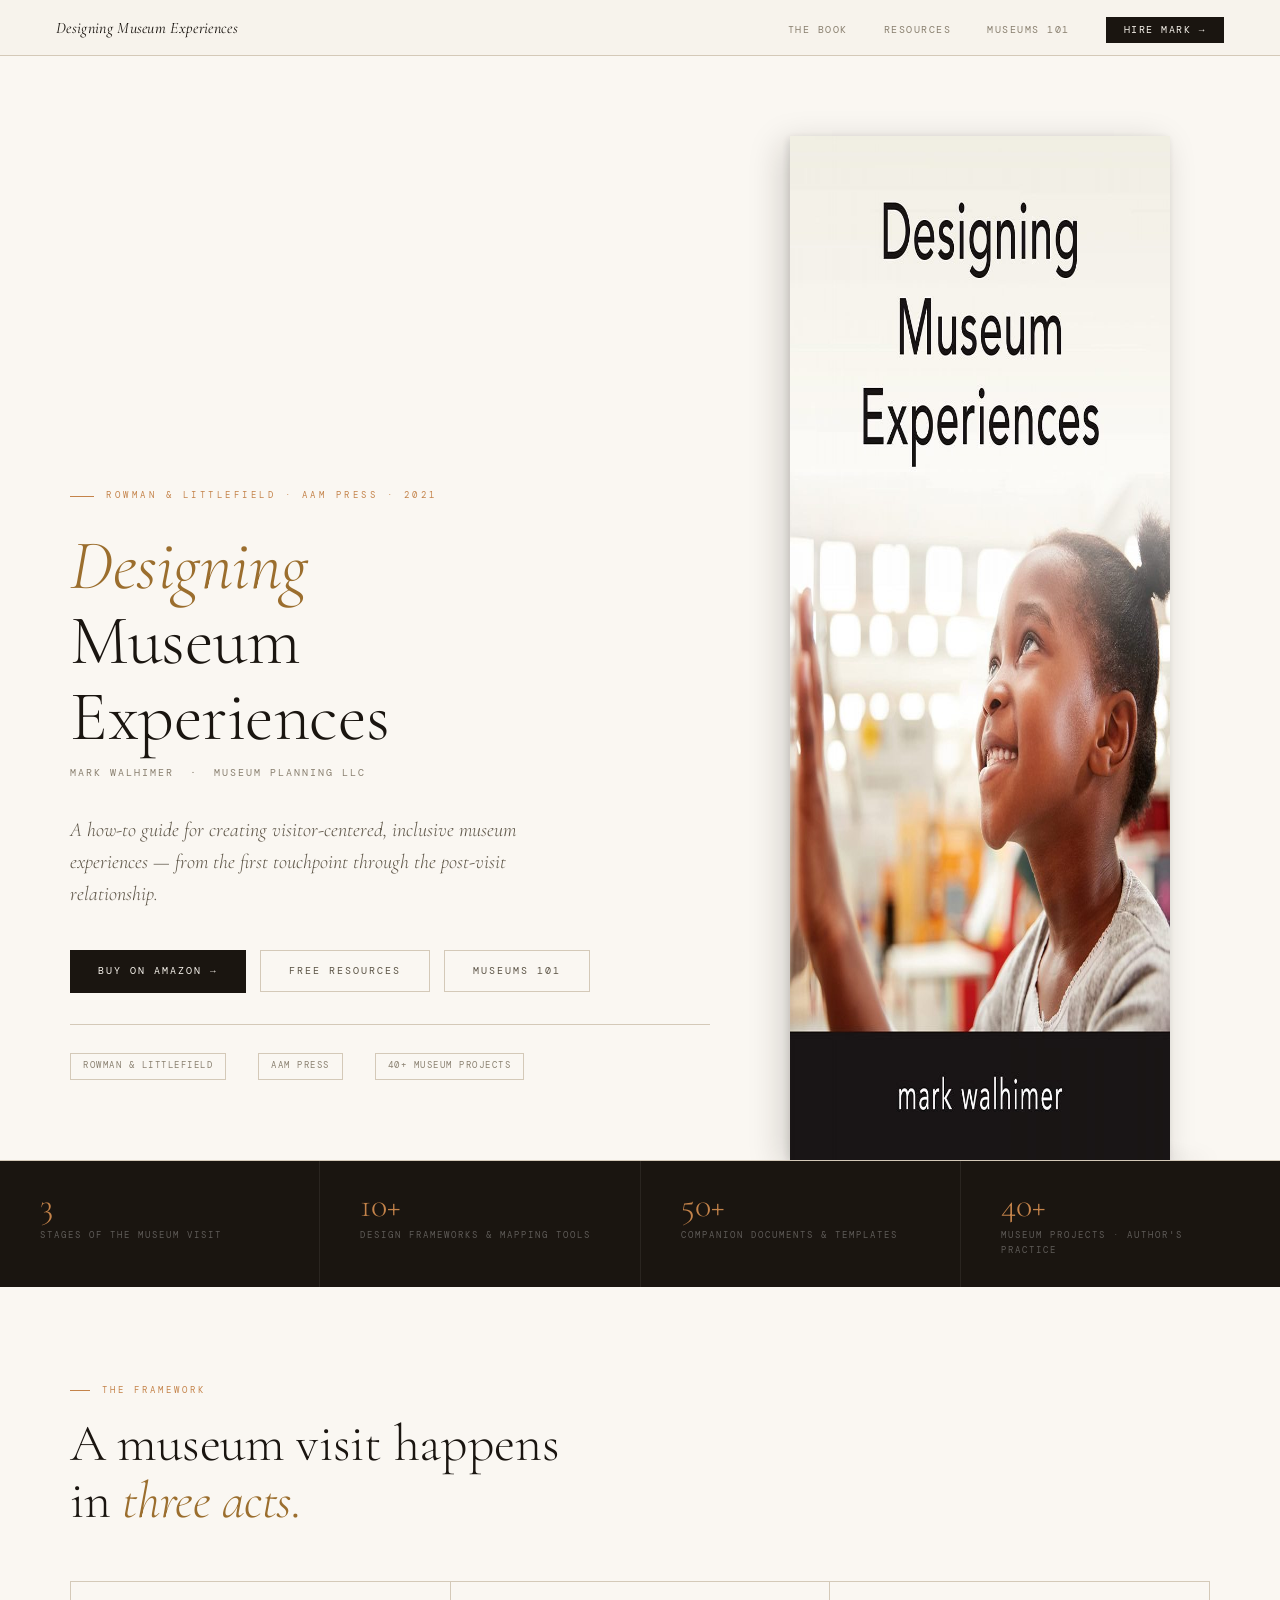
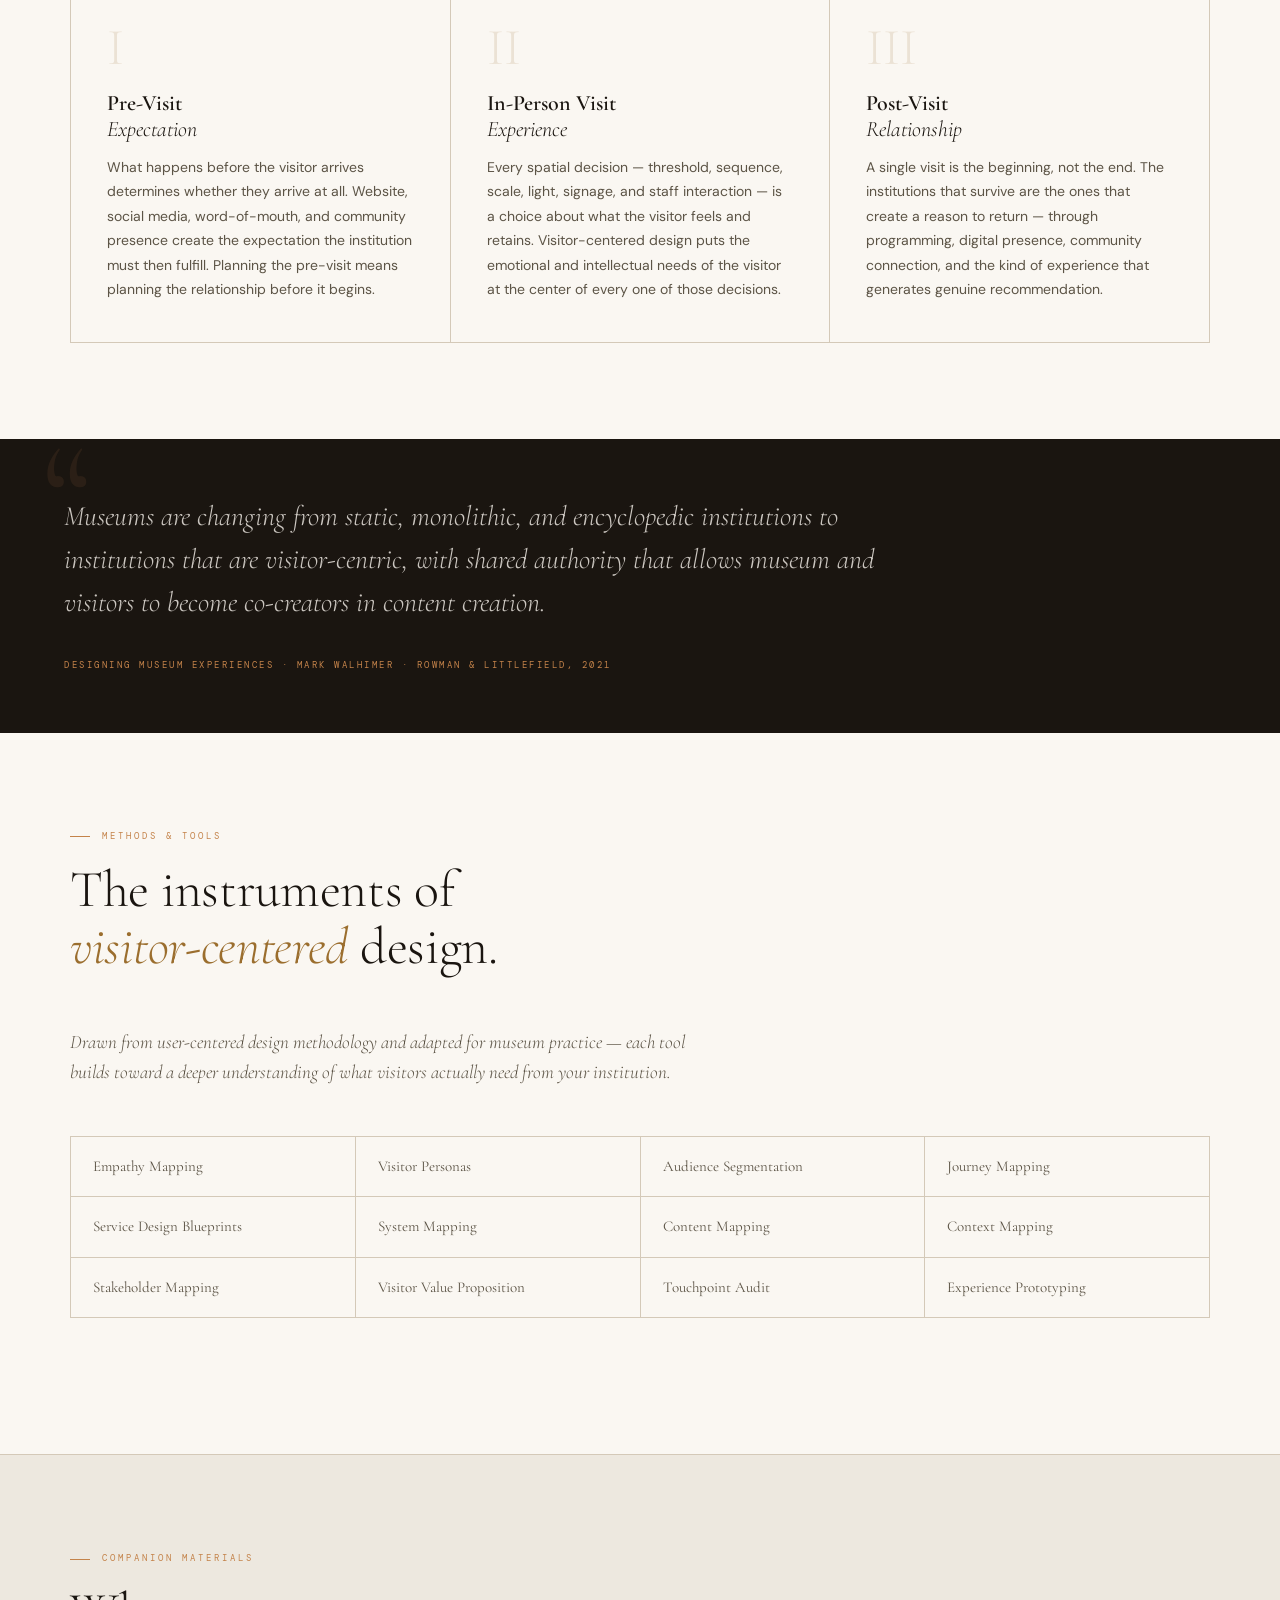
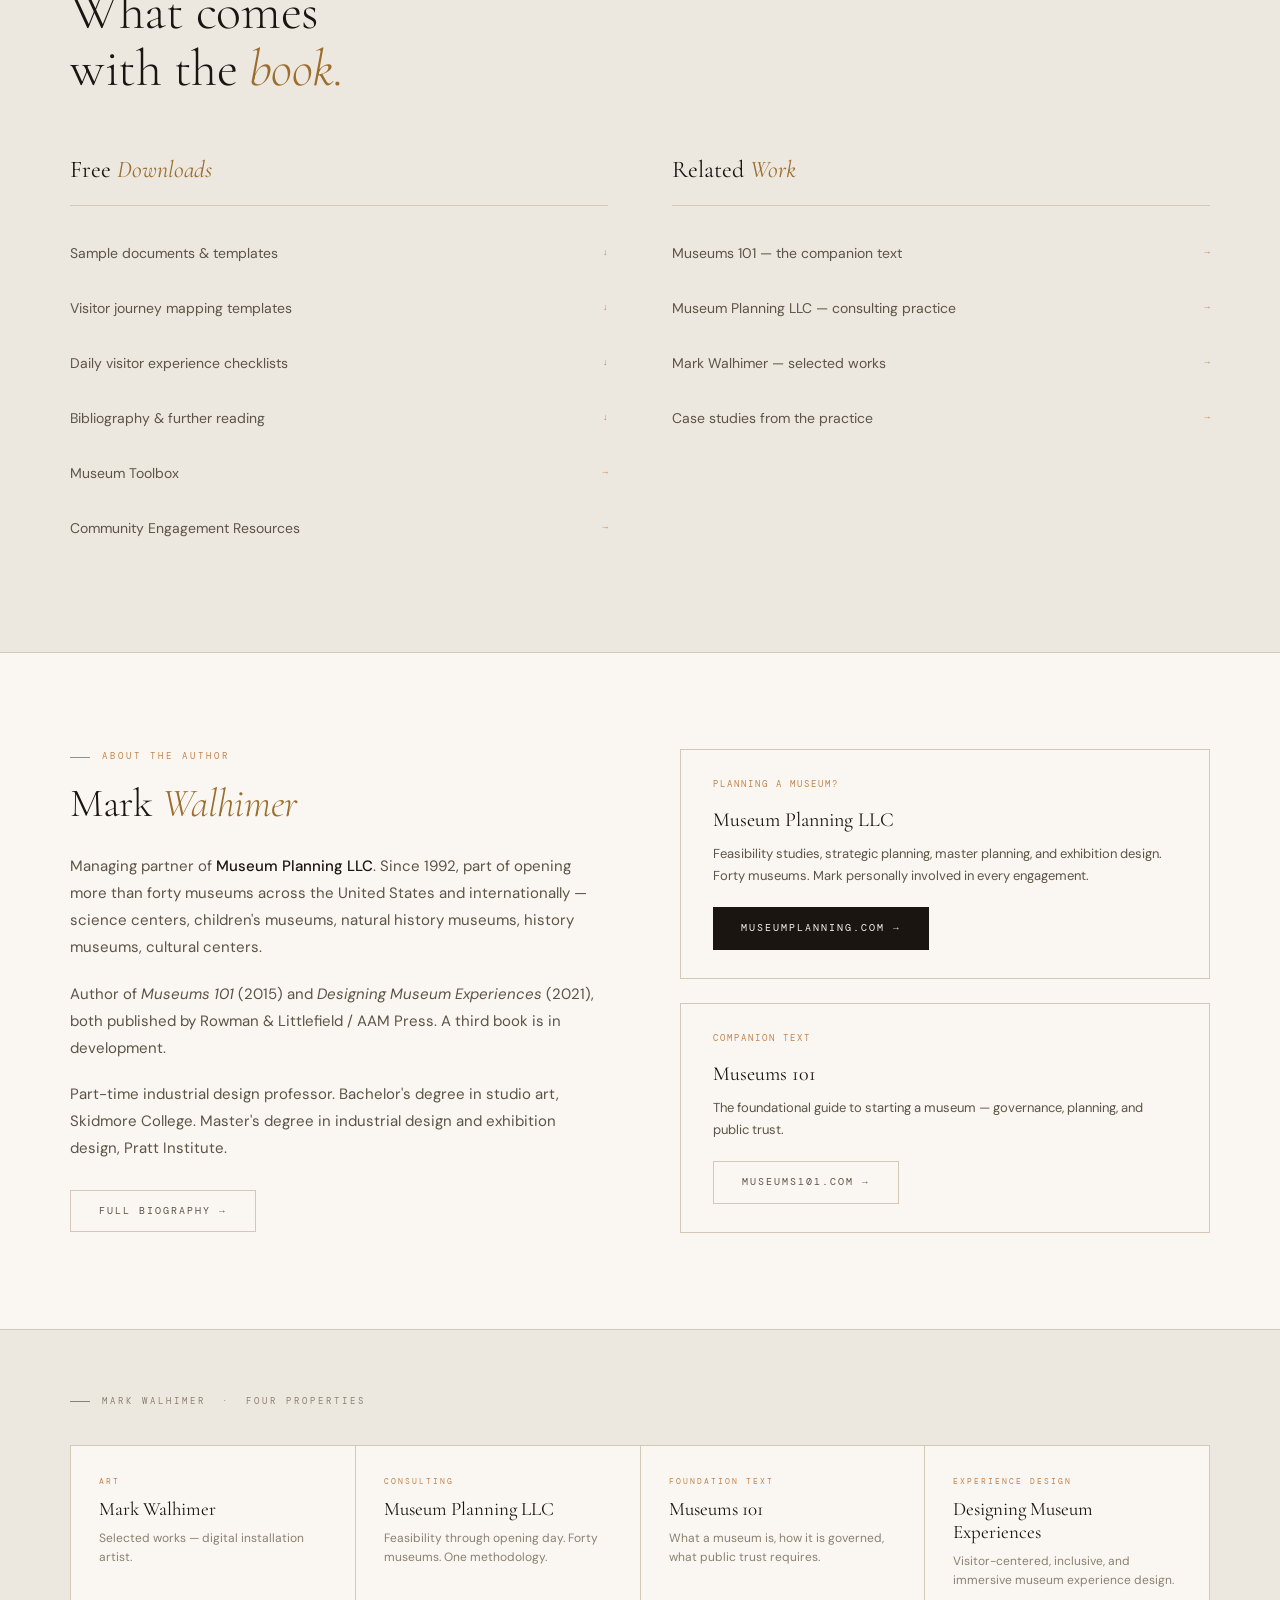
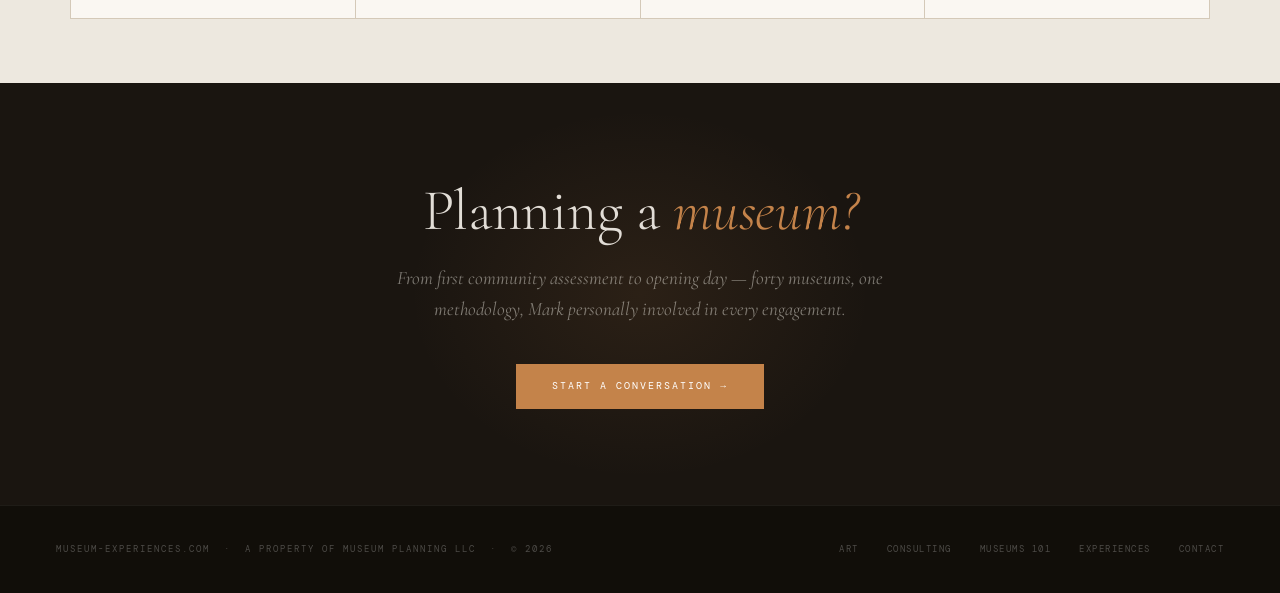
<file: index.html>
<!DOCTYPE html>
<html lang="en">
<head>
<meta charset="UTF-8">
<meta name="viewport" content="width=device-width, initial-scale=1.0">
<meta name="robots" content="index, follow, max-image-preview:large, max-snippet:-1, max-video-preview:-1">
<title>Designing Museum Experiences — Visitor-Centered &amp; Inclusive Museum Design | Mark Walhimer</title>
<meta name="description" content="Designing Museum Experiences by Mark Walhimer — a how-to guide for visitor-centered, inclusive, and immersive museum experiences. Journey mapping, empathy tools, and experience design frameworks. Rowman &amp; Littlefield / AAM Press, 2021.">
<meta name="keywords" content="designing museum experiences, mark walhimer, visitor-centered museum design, inclusive museum experiences, immersive museum experiences, museum visitor journey mapping, museum experience design">
<meta name="author" content="Mark Walhimer">
<link rel="canonical" href="https://museum-experiences.com/">
<meta property="og:locale" content="en_US">
<meta property="og:type" content="website">
<meta property="og:site_name" content="Designing Museum Experiences">
<meta property="og:title" content="Designing Museum Experiences — Visitor-Centered Museum Design | Mark Walhimer">
<meta property="og:description" content="A how-to guide for creating visitor-centered, inclusive, and immersive museum experiences — from the first touchpoint through the post-visit relationship. By Mark Walhimer.">
<meta property="og:url" content="https://museum-experiences.com/">
<meta property="og:image" content="https://museum-experiences.com/images/designing-museum-experiences-cover.jpg">
<meta property="og:image:width" content="717">
<meta property="og:image:height" content="1024">
<meta property="og:image:alt" content="Designing Museum Experiences book cover by Mark Walhimer">
<meta name="twitter:card" content="summary_large_image">
<meta name="twitter:title" content="Designing Museum Experiences — Mark Walhimer">
<meta name="twitter:description" content="Visitor-centered, inclusive, and immersive museum experience design — journey mapping, empathy tools, and frameworks for practitioners.">
<meta name="twitter:image" content="https://museum-experiences.com/images/designing-museum-experiences-cover.jpg">
<meta name="twitter:image:alt" content="Designing Museum Experiences book cover by Mark Walhimer">
<meta name="theme-color" content="#faf7f2">
<script type="application/ld+json">
{
  "@context": "https://schema.org",
  "@graph": [
    {
      "@type": "Book",
      "@id": "https://museum-experiences.com/#book",
      "name": "Designing Museum Experiences",
      "author": {
        "@type": "Person",
        "@id": "https://museum-experiences.com/#mark-walhimer",
        "name": "Mark Walhimer"
      },
      "publisher": {
        "@type": "Organization",
        "name": "Rowman & Littlefield"
      },
      "datePublished": "2021",
      "inLanguage": "en",
      "url": "https://museum-experiences.com/",
      "image": "https://museum-experiences.com/images/designing-museum-experiences-cover.jpg",
      "description": "A how-to guide for creating visitor-centered, inclusive, and immersive museum experiences — from pre-visit expectation through in-person visit to post-visit relationship.",
      "keywords": "designing museum experiences, visitor-centered museum design, inclusive museum experiences, immersive museum experiences, museum visitor journey mapping"
    },
    {
      "@type": "Person",
      "@id": "https://museum-experiences.com/#mark-walhimer",
      "name": "Mark Walhimer",
      "jobTitle": "Managing Partner, Museum Planning LLC",
      "url": "https://markwalhimer.com/",
      "sameAs": [
        "https://markwalhimer.com/",
        "https://museumplanning.com/",
        "https://museums101.com/"
      ],
      "worksFor": {
        "@type": "Organization",
        "@id": "https://museum-experiences.com/#organization"
      }
    },
    {
      "@type": "WebSite",
      "@id": "https://museum-experiences.com/#website",
      "name": "Designing Museum Experiences",
      "url": "https://museum-experiences.com/",
      "description": "Official hub for Designing Museum Experiences by Mark Walhimer — visitor-centered and inclusive museum experience design.",
      "publisher": {
        "@id": "https://museum-experiences.com/#organization"
      },
      "inLanguage": "en"
    },
    {
      "@type": "Organization",
      "@id": "https://museum-experiences.com/#organization",
      "name": "Museum Planning LLC",
      "url": "https://museumplanning.com/",
      "description": "Museum planning consultants — feasibility through opening day.",
      "founder": {
        "@id": "https://museum-experiences.com/#mark-walhimer"
      },
      "sameAs": [
        "https://museumplanning.com/",
        "https://museums101.com/",
        "https://markwalhimer.com/"
      ]
    }
  ]
}
</script>
<link href="https://fonts.googleapis.com/css2?family=Cormorant+Garamond:ital,wght@0,300;0,400;0,600;0,700;1,300;1,400;1,600&family=DM+Sans:opsz,wght@9..40,300;9..40,400;9..40,500&family=DM+Mono:wght@300;400;500&display=swap" rel="stylesheet">
<link rel="stylesheet" href="assets/site.css">
</head>
<body>

<!-- NAV -->
<nav>
  <a href="/" class="nav-logo">Designing Museum Experiences</a>
  <ul class="nav-links">
    <li><a href="#the-book">The Book</a></li>
    <li><a href="/resources/">Resources</a></li>
    <li><a href="https://museums101.com">Museums 101</a></li>
    <li><a href="https://museumplanning.com" class="cta">Hire Mark →</a></li>
  </ul>
</nav>

<!-- HERO -->
<section class="hero" id="the-book">
  <div class="hero-inner">
    <div class="hero-left">
      <div class="kicker">Rowman &amp; Littlefield · AAM Press · 2021</div>
      <h1><em>Designing</em><br>Museum<br>Experiences</h1>
      <div class="hero-byline">Mark Walhimer &nbsp;·&nbsp; Museum Planning LLC</div>
      <p class="hero-desc">A how-to guide for creating visitor-centered, inclusive museum experiences — from the first touchpoint through the post-visit relationship.</p>
      <div class="hero-actions">
        <a href="https://amzn.to/3hwobnv" class="btn-primary">Buy on Amazon →</a>
        <a href="/resources/" class="btn-ghost">Free Resources</a>
        <a href="https://museums101.com" class="btn-ghost">Museums 101</a>
      </div>
      <div class="pub-line">
        <span class="pub-badge">Rowman &amp; Littlefield</span>
        <span class="pub-badge">AAM Press</span>
        <span class="pub-badge">40+ Museum Projects</span>
      </div>
    </div>

    <div class="hero-right">
      <div class="book-cover-wrap">
        <img
          src="images/designing-museum-experiences-cover.jpg"
          width="717"
          height="1024"
          alt="Designing Museum Experiences by Mark Walhimer"
          class="book-cover"
          onerror="this.style.display='none'; this.nextElementSibling.style.display='flex';"
        >
        <div class="book-cover-fallback" style="display:none;">
          <div class="bcf-top">
            <div class="bcf-title">Designing<br>Museum<br>Experiences</div>
            <div class="bcf-subtitle">Visitor-Centered<br>Inclusive Design</div>
          </div>
          <div>
            <div class="bcf-rule"></div>
            <div class="bcf-author">Mark Walhimer</div>
          </div>
        </div>
        <div class="book-cover-shadow"></div>
      </div>
    </div>
  </div>
</section>

<!-- FACTS -->
<div class="facts">
  <div class="fact">
    <div class="fact-num">3</div>
    <div class="fact-label">Stages of the Museum Visit</div>
  </div>
  <div class="fact">
    <div class="fact-num">10+</div>
    <div class="fact-label">Design Frameworks & Mapping Tools</div>
  </div>
  <div class="fact">
    <div class="fact-num">50+</div>
    <div class="fact-label">Companion Documents & Templates</div>
  </div>
  <div class="fact">
    <div class="fact-num">40+</div>
    <div class="fact-label">Museum Projects · Author's Practice</div>
  </div>
</div>

<!-- THREE STAGES -->
<section class="section">
  <div class="section-inner">
    <div class="section-tag">The Framework</div>
    <h2>A museum visit happens<br>in <em>three acts.</em></h2>

    <div class="stages">
      <div class="stage">
        <div class="stage-num">I</div>
        <div class="stage-title">Pre-Visit<br><em>Expectation</em></div>
        <p>What happens before the visitor arrives determines whether they arrive at all. Website, social media, word-of-mouth, and community presence create the expectation the institution must then fulfill. Planning the pre-visit means planning the relationship before it begins.</p>
      </div>
      <div class="stage">
        <div class="stage-num">II</div>
        <div class="stage-title">In-Person Visit<br><em>Experience</em></div>
        <p>Every spatial decision — threshold, sequence, scale, light, signage, and staff interaction — is a choice about what the visitor feels and retains. Visitor-centered design puts the emotional and intellectual needs of the visitor at the center of every one of those decisions.</p>
      </div>
      <div class="stage">
        <div class="stage-num">III</div>
        <div class="stage-title">Post-Visit<br><em>Relationship</em></div>
        <p>A single visit is the beginning, not the end. The institutions that survive are the ones that create a reason to return — through programming, digital presence, community connection, and the kind of experience that generates genuine recommendation.</p>
      </div>
    </div>
  </div>
</section>

<!-- PULL QUOTE -->
<div class="pull-quote">
  <p>Museums are changing from static, monolithic, and encyclopedic institutions to institutions that are visitor-centric, with shared authority that allows museum and visitors to become co-creators in content creation.</p>
  <cite>Designing Museum Experiences · Mark Walhimer · Rowman &amp; Littlefield, 2021</cite>
</div>

<!-- TOOLS -->
<section class="section">
  <div class="section-inner">
    <div class="section-tag">Methods &amp; Tools</div>
    <h2>The instruments of<br><em>visitor-centered</em> design.</h2>
    <p class="tools-intro">Drawn from user-centered design methodology and adapted for museum practice — each tool builds toward a deeper understanding of what visitors actually need from your institution.</p>

    <div class="tools-grid">
      <div class="tool-cell">Empathy Mapping</div>
      <div class="tool-cell">Visitor Personas</div>
      <div class="tool-cell">Audience Segmentation</div>
      <div class="tool-cell">Journey Mapping</div>
      <div class="tool-cell">Service Design Blueprints</div>
      <div class="tool-cell">System Mapping</div>
      <div class="tool-cell">Content Mapping</div>
      <div class="tool-cell">Context Mapping</div>
      <div class="tool-cell">Stakeholder Mapping</div>
      <div class="tool-cell">Visitor Value Proposition</div>
      <div class="tool-cell">Touchpoint Audit</div>
      <div class="tool-cell">Experience Prototyping</div>
    </div>
  </div>
</section>

<!-- RESOURCES -->
<section class="section" id="resources" style="background: var(--pale);">
  <div class="section-inner">
    <div class="section-tag">Companion Materials</div>
    <h2>What comes<br>with the <em>book.</em></h2>

    <div class="resources-grid">
      <div class="resource-group">
        <h3>Free <em>Downloads</em></h3>
        <ul class="resource-list">
          <li>
            <div>
              <a href="/resources/#templates">Sample documents &amp; templates</a>
            </div>
            <span class="res-arrow">↓</span>
          </li>
          <li>
            <div>
              <a href="/resources/#templates">Visitor journey mapping templates</a>
            </div>
            <span class="res-arrow">↓</span>
          </li>
          <li>
            <div>
              <a href="/resources/#checklists">Daily visitor experience checklists</a>
            </div>
            <span class="res-arrow">↓</span>
          </li>
          <li>
            <div>
              <a href="/resources/#reading">Bibliography &amp; further reading</a>
            </div>
            <span class="res-arrow">↓</span>
          </li>
          <li>
            <div>
              <a href="/resources/#toolbox">Museum Toolbox</a>
            </div>
            <span class="res-arrow">→</span>
          </li>
          <li>
            <div>
              <a href="https://docs.google.com/document/d/e/2PACX-1vSgfeugjrdpIePtAspfGc5evfu-Tm0tq3TTuOcaLFfdu_m4i-gCUgk80z252FI1f411jvVUg-bsH1TF/pub">Community Engagement Resources</a>
            </div>
            <span class="res-arrow">→</span>
          </li>
        </ul>
      </div>

      <div class="resource-group">
        <h3>Related <em>Work</em></h3>
        <ul class="resource-list">
          <li>
            <div>
              <a href="https://museums101.com">Museums 101 — the companion text</a>
            </div>
            <span class="res-arrow">→</span>
          </li>
          <li>
            <div>
              <a href="https://museumplanning.com">Museum Planning LLC — consulting practice</a>
            </div>
            <span class="res-arrow">→</span>
          </li>
          <li>
            <div>
              <a href="https://markwalhimer.com">Mark Walhimer — selected works</a>
            </div>
            <span class="res-arrow">→</span>
          </li>
          <li>
            <div>
              <a href="https://museumplanning.com/projects/designing-museum-experiences.html">Case studies from the practice</a>
            </div>
            <span class="res-arrow">→</span>
          </li>
        </ul>
      </div>
    </div>
  </div>
</section>

<!-- ABOUT + COURSE -->
<section class="section">
  <div class="section-inner">
    <div class="about-grid">
      <div>
        <div class="section-tag">About the Author</div>
        <h2 style="font-size: clamp(28px, 3.5vw, 40px); margin-bottom: 28px;">Mark <em>Walhimer</em></h2>
        <div class="about-text">
          <p>Managing partner of <strong>Museum Planning LLC</strong>. Since 1992, part of opening more than forty museums across the United States and internationally — science centers, children's museums, natural history museums, history museums, cultural centers.</p>
          <p>Author of <em>Museums 101</em> (2015) and <em>Designing Museum Experiences</em> (2021), both published by Rowman &amp; Littlefield / AAM Press. A third book is in development.</p>
          <p>Part-time industrial design professor. Bachelor's degree in studio art, Skidmore College. Master's degree in industrial design and exhibition design, Pratt Institute.</p>
          <a href="https://museumplanning.com/museum-planning-about.html" class="btn-ghost" style="margin-top: 8px;">Full Biography →</a>
        </div>
      </div>

      <div>
        <div style="padding: 28px 32px; border: 1px solid var(--rule); margin-bottom: 24px;">
          <div class="course-card-tag">Planning a Museum?</div>
          <h3 style="font-family: var(--serif); font-size: 20px; font-weight: 400; color: var(--ink); margin-bottom: 10px; line-height: 1.3;">Museum Planning LLC</h3>
          <p style="font-size: 13px; color: var(--mid); line-height: 1.7; margin-bottom: 20px;">Feasibility studies, strategic planning, master planning, and exhibition design. Forty museums. Mark personally involved in every engagement.</p>
          <a href="https://museumplanning.com" class="btn-primary">museumplanning.com →</a>
        </div>

        <div style="padding: 28px 32px; border: 1px solid var(--rule);">
          <div class="course-card-tag">Companion Text</div>
          <h3 style="font-family: var(--serif); font-size: 20px; font-weight: 400; color: var(--ink); margin-bottom: 10px; line-height: 1.3;">Museums 101</h3>
          <p style="font-size: 13px; color: var(--mid); line-height: 1.7; margin-bottom: 20px;">The foundational guide to starting a museum — governance, planning, and public trust.</p>
          <a href="https://museums101.com" class="btn-ghost">museums101.com →</a>
        </div>
      </div>
    </div>
  </div>
</section>

<!-- ECOSYSTEM -->
<div class="ecosystem">
  <div class="eco-inner">
    <div class="eco-label-top">Mark Walhimer &nbsp;·&nbsp; Four Properties</div>
    <div class="eco-grid">
      <a href="https://markwalhimer.com" class="eco-card">
        <div class="eco-card-tag">Art</div>
        <div class="eco-card-name">Mark Walhimer</div>
        <div class="eco-card-desc">Selected works — digital installation artist.</div>
      </a>
      <a href="https://museumplanning.com" class="eco-card">
        <div class="eco-card-tag">Consulting</div>
        <div class="eco-card-name">Museum Planning LLC</div>
        <div class="eco-card-desc">Feasibility through opening day. Forty museums. One methodology.</div>
      </a>
      <a href="https://museums101.com" class="eco-card">
        <div class="eco-card-tag">Foundation Text</div>
        <div class="eco-card-name">Museums 101</div>
        <div class="eco-card-desc">What a museum is, how it is governed, what public trust requires.</div>
      </a>
      <a href="https://museum-experiences.com" class="eco-card">
        <div class="eco-card-tag">Experience Design</div>
        <div class="eco-card-name">Designing Museum Experiences</div>
        <div class="eco-card-desc">Visitor-centered, inclusive, and immersive museum experience design.</div>
      </a>
    </div>
  </div>
</div>

<!-- CTA -->
<section class="cta-section">
  <h2>Planning a <em>museum?</em></h2>
  <p>From first community assessment to opening day — forty museums, one methodology, Mark personally involved in every engagement.</p>
  <a href="https://museumplanning.com/museum-planning-contact.html" class="cta-btn">Start a Conversation →</a>
</section>

<!-- FOOTER -->
<footer>
  <div class="footer-left">Museum-Experiences.com &nbsp;·&nbsp; A property of Museum Planning LLC &nbsp;·&nbsp; © 2026</div>
  <div class="footer-links">
    <a href="https://markwalhimer.com">Art</a>
    <a href="https://museumplanning.com">Consulting</a>
    <a href="https://museums101.com">Museums 101</a>
    <a href="https://museum-experiences.com">Experiences</a>
    <a href="mailto:mark@museumplanning.com">Contact</a>
  </div>
</footer>

</body>
</html>
</file>
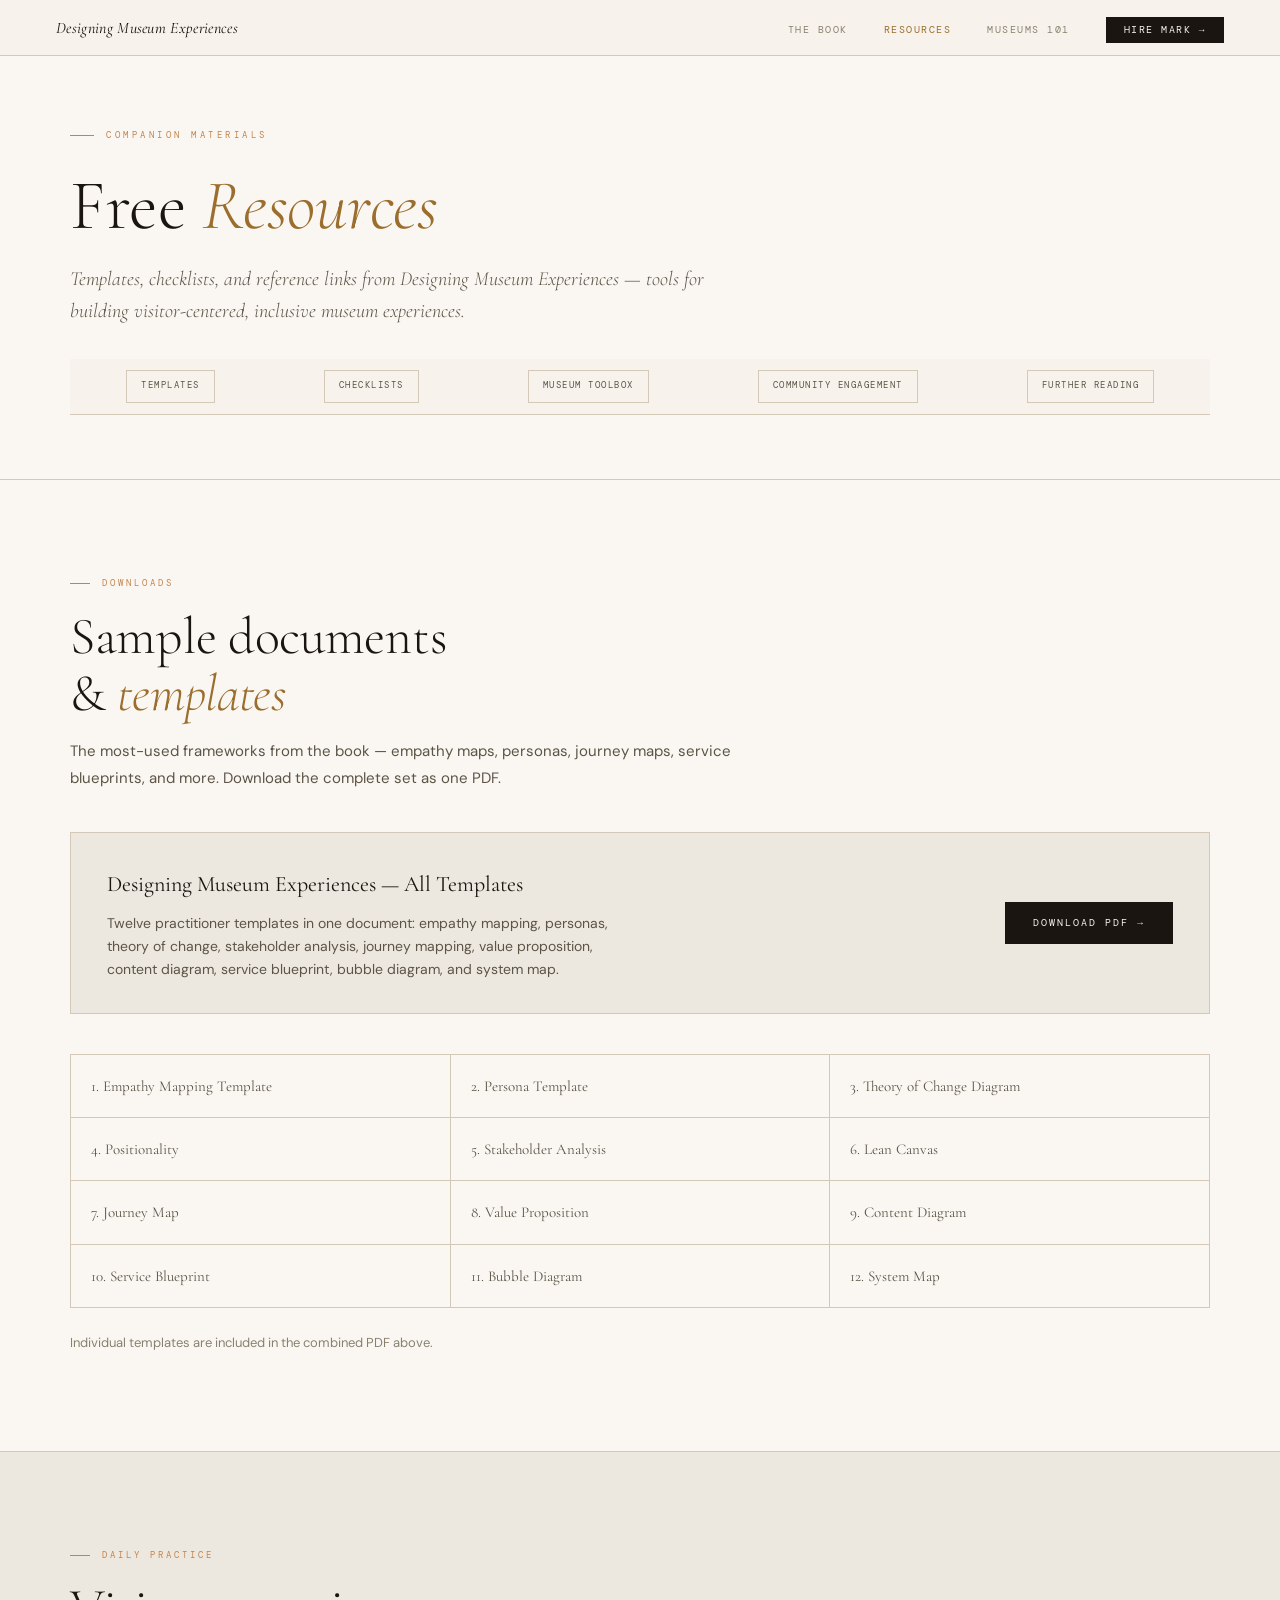
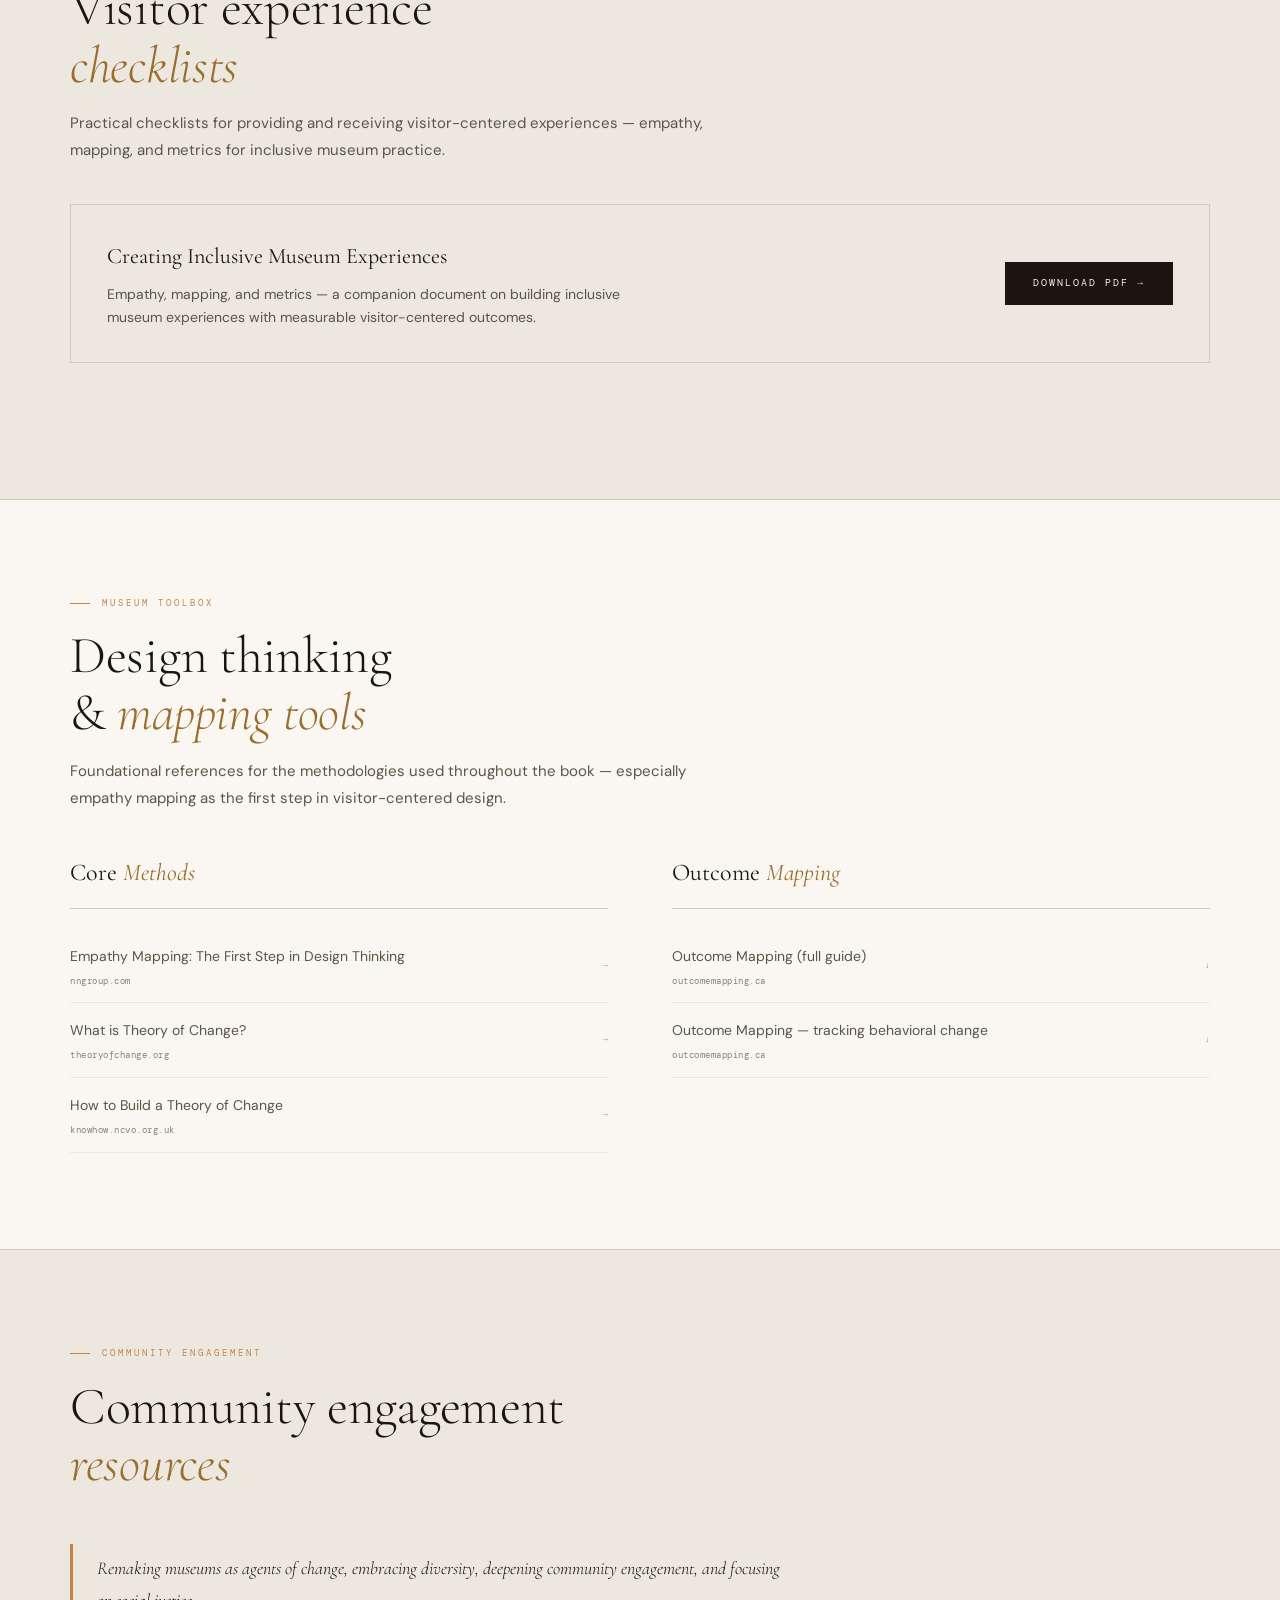
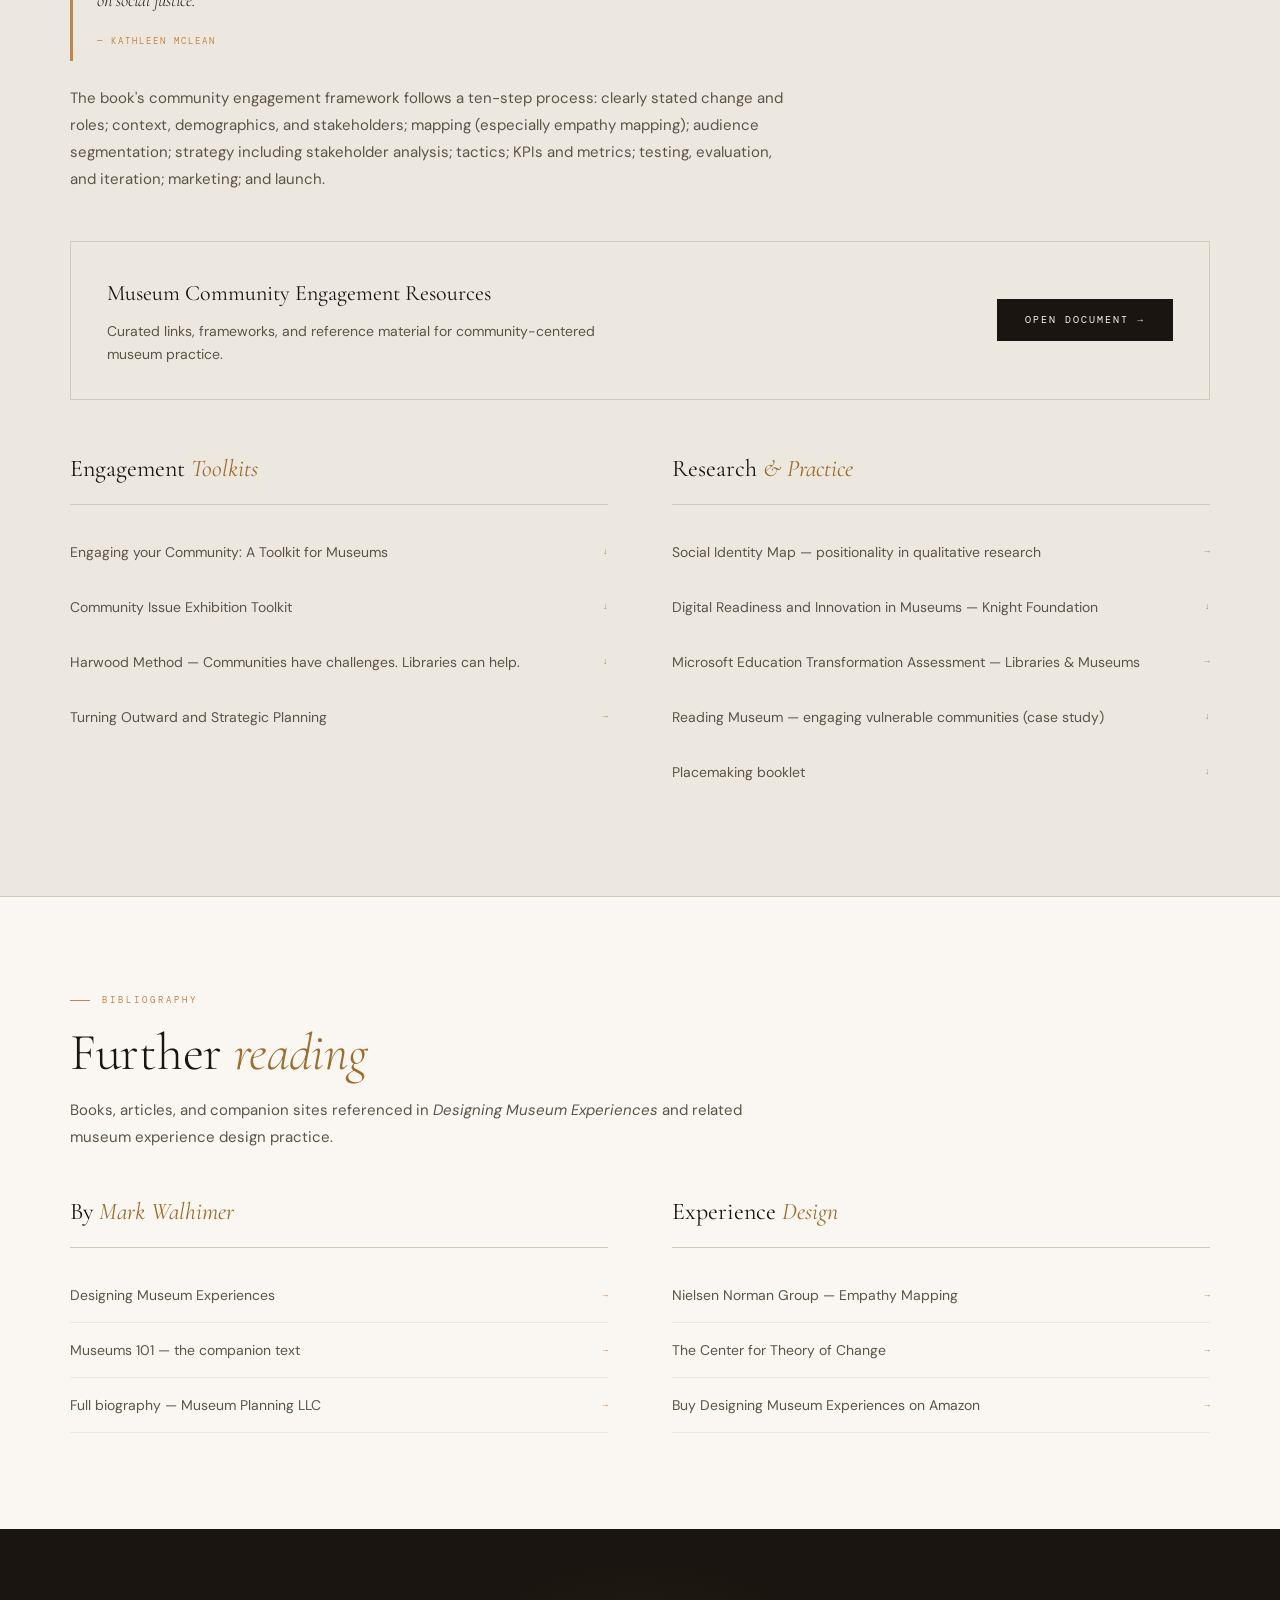
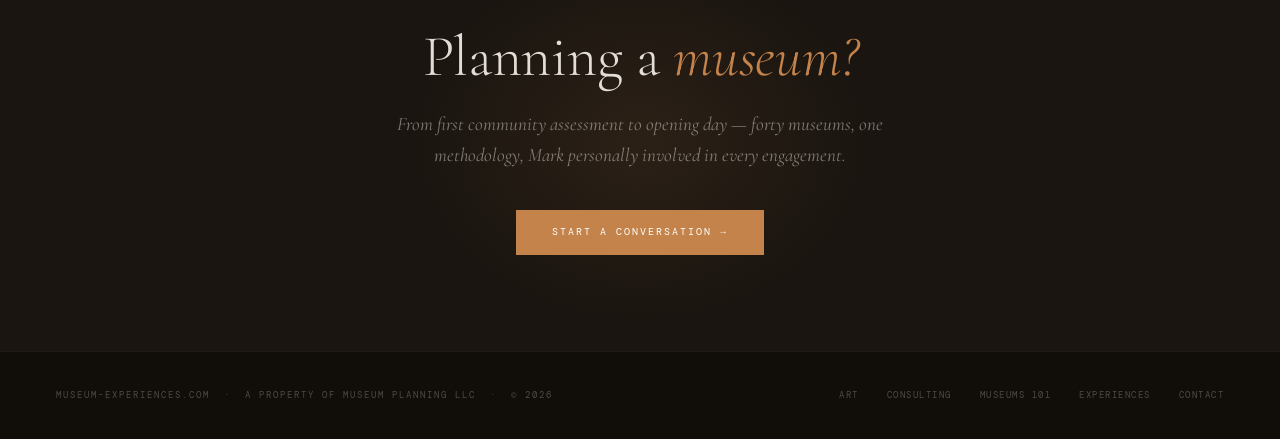
<file: resources/index.html>
<!DOCTYPE html>
<html lang="en">
<head>
<meta charset="UTF-8">
<meta name="viewport" content="width=device-width, initial-scale=1.0">
<meta name="robots" content="index, follow, max-image-preview:large, max-snippet:-1, max-video-preview:-1">
<title>Resources — Designing Museum Experiences | Mark Walhimer</title>
<meta name="description" content="Free companion resources for Designing Museum Experiences — downloadable templates, visitor journey mapping tools, daily experience checklists, community engagement links, and further reading.">
<meta name="keywords" content="designing museum experiences, museum visitor journey mapping, empathy mapping template, visitor-centered museum design, museum experience design resources">
<meta name="author" content="Mark Walhimer">
<link rel="canonical" href="https://museum-experiences.com/resources/">
<meta property="og:locale" content="en_US">
<meta property="og:type" content="website">
<meta property="og:site_name" content="Designing Museum Experiences">
<meta property="og:title" content="Resources — Designing Museum Experiences">
<meta property="og:description" content="Free templates, checklists, and companion documents for visitor-centered museum experience design.">
<meta property="og:url" content="https://museum-experiences.com/resources/">
<meta property="og:image" content="https://museum-experiences.com/images/designing-museum-experiences-cover.jpg">
<meta name="twitter:card" content="summary_large_image">
<meta name="twitter:title" content="Resources — Designing Museum Experiences">
<meta name="twitter:description" content="Free templates, checklists, and companion documents for visitor-centered museum experience design.">
<meta name="twitter:image" content="https://museum-experiences.com/images/designing-museum-experiences-cover.jpg">
<meta name="theme-color" content="#faf7f2">
<script type="application/ld+json">
{
  "@context": "https://schema.org",
  "@type": "WebPage",
  "name": "Resources — Designing Museum Experiences",
  "url": "https://museum-experiences.com/resources/",
  "description": "Free companion resources for Designing Museum Experiences by Mark Walhimer — templates, checklists, and further reading.",
  "isPartOf": {
    "@type": "WebSite",
    "name": "Designing Museum Experiences",
    "url": "https://museum-experiences.com/"
  },
  "about": {
    "@type": "Book",
    "name": "Designing Museum Experiences",
    "author": { "@type": "Person", "name": "Mark Walhimer" }
  }
}
</script>
<link href="https://fonts.googleapis.com/css2?family=Cormorant+Garamond:ital,wght@0,300;0,400;0,600;0,700;1,300;1,400;1,600&family=DM+Sans:opsz,wght@9..40,300;9..40,400;9..40,500&family=DM+Mono:wght@300;400;500&display=swap" rel="stylesheet">
<link rel="stylesheet" href="../assets/site.css">
</head>
<body>

<nav>
  <a href="/" class="nav-logo">Designing Museum Experiences</a>
  <ul class="nav-links">
    <li><a href="/#the-book">The Book</a></li>
    <li><a href="/resources/" class="active">Resources</a></li>
    <li><a href="https://museums101.com">Museums 101</a></li>
    <li><a href="https://museumplanning.com" class="cta">Hire Mark →</a></li>
  </ul>
</nav>

<header class="page-hero">
  <div class="page-hero-inner">
    <div class="kicker">Companion Materials</div>
    <h1>Free <em>Resources</em></h1>
    <p class="page-lede">Templates, checklists, and reference links from <em>Designing Museum Experiences</em> — tools for building visitor-centered, inclusive museum experiences.</p>
    <nav class="jump-nav" aria-label="Resource sections">
      <a href="#templates">Templates</a>
      <a href="#checklists">Checklists</a>
      <a href="#toolbox">Museum Toolbox</a>
      <a href="#community">Community Engagement</a>
      <a href="#reading">Further Reading</a>
    </nav>
  </div>
</header>

<section class="section" id="templates">
  <div class="section-inner">
    <div class="section-tag">Downloads</div>
    <h2>Sample documents<br>&amp; <em>templates</em></h2>
    <p class="section-lede">The most-used frameworks from the book — empathy maps, personas, journey maps, service blueprints, and more. Download the complete set as one PDF.</p>

    <div class="download-banner">
      <div class="download-banner-text">
        <h3>Designing Museum Experiences — All Templates</h3>
        <p>Twelve practitioner templates in one document: empathy mapping, personas, theory of change, stakeholder analysis, journey mapping, value proposition, content diagram, service blueprint, bubble diagram, and system map.</p>
      </div>
      <a href="downloads/designing-museum-experiences-templates.pdf" class="btn-primary">Download PDF →</a>
    </div>

    <div class="template-grid">
      <div class="template-item">1. Empathy Mapping Template</div>
      <div class="template-item">2. Persona Template</div>
      <div class="template-item">3. Theory of Change Diagram</div>
      <div class="template-item">4. Positionality</div>
      <div class="template-item">5. Stakeholder Analysis</div>
      <div class="template-item">6. Lean Canvas</div>
      <div class="template-item">7. Journey Map</div>
      <div class="template-item">8. Value Proposition</div>
      <div class="template-item">9. Content Diagram</div>
      <div class="template-item">10. Service Blueprint</div>
      <div class="template-item">11. Bubble Diagram</div>
      <div class="template-item">12. System Map</div>
    </div>
    <p style="font-size: 13px; color: var(--muted);">Individual templates are included in the combined PDF above.</p>
  </div>
</section>

<section class="section" id="checklists" style="background: var(--pale);">
  <div class="section-inner">
    <div class="section-tag">Daily Practice</div>
    <h2>Visitor experience<br><em>checklists</em></h2>
    <p class="section-lede">Practical checklists for providing and receiving visitor-centered experiences — empathy, mapping, and metrics for inclusive museum practice.</p>

    <div class="download-banner">
      <div class="download-banner-text">
        <h3>Creating Inclusive Museum Experiences</h3>
        <p>Empathy, mapping, and metrics — a companion document on building inclusive museum experiences with measurable visitor-centered outcomes.</p>
      </div>
      <a href="downloads/creating-inclusive-museum-experiences.pdf" class="btn-primary">Download PDF →</a>
    </div>
  </div>
</section>

<section class="section" id="toolbox">
  <div class="section-inner">
    <div class="section-tag">Museum Toolbox</div>
    <h2>Design thinking<br>&amp; <em>mapping tools</em></h2>
    <p class="section-lede">Foundational references for the methodologies used throughout the book — especially empathy mapping as the first step in visitor-centered design.</p>

    <div class="resources-grid">
      <div class="resource-group">
        <h3>Core <em>Methods</em></h3>
        <ul class="resource-list">
          <li>
            <div>
              <a href="https://www.nngroup.com/articles/empathy-mapping/" target="_blank" rel="noopener noreferrer">Empathy Mapping: The First Step in Design Thinking</a>
              <span class="ext-url">nngroup.com</span>
            </div>
            <span class="res-arrow">→</span>
          </li>
          <li>
            <div>
              <a href="https://www.theoryofchange.org/what-is-theory-of-change/" target="_blank" rel="noopener noreferrer">What is Theory of Change?</a>
              <span class="ext-url">theoryofchange.org</span>
            </div>
            <span class="res-arrow">→</span>
          </li>
          <li>
            <div>
              <a href="https://knowhow.ncvo.org.uk/how-to/how-to-build-a-theory-of-change" target="_blank" rel="noopener noreferrer">How to Build a Theory of Change</a>
              <span class="ext-url">knowhow.ncvo.org.uk</span>
            </div>
            <span class="res-arrow">→</span>
          </li>
        </ul>
      </div>
      <div class="resource-group">
        <h3>Outcome <em>Mapping</em></h3>
        <ul class="resource-list">
          <li>
            <div>
              <a href="https://www.outcomemapping.ca/download.php?file=/resource/files/OM_English_final.pdf" target="_blank" rel="noopener noreferrer">Outcome Mapping (full guide)</a>
              <span class="ext-url">outcomemapping.ca</span>
            </div>
            <span class="res-arrow">↓</span>
          </li>
          <li>
            <div>
              <a href="https://www.outcomemapping.ca/download/csette_en_ILAC_Brief07_mapping.pdf" target="_blank" rel="noopener noreferrer">Outcome Mapping — tracking behavioral change</a>
              <span class="ext-url">outcomemapping.ca</span>
            </div>
            <span class="res-arrow">↓</span>
          </li>
        </ul>
      </div>
    </div>
  </div>
</section>

<section class="section" id="community" style="background: var(--pale);">
  <div class="section-inner">
    <div class="section-tag">Community Engagement</div>
    <h2>Community engagement<br><em>resources</em></h2>

    <div class="prose" style="margin-bottom: 48px;">
      <blockquote>
        <p>Remaking museums as agents of change, embracing diversity, deepening community engagement, and focusing on social justice.</p>
        <cite>— Kathleen McLean</cite>
      </blockquote>
      <p>The book's community engagement framework follows a ten-step process: clearly stated change and roles; context, demographics, and stakeholders; mapping (especially empathy mapping); audience segmentation; strategy including stakeholder analysis; tactics; KPIs and metrics; testing, evaluation, and iteration; marketing; and launch.</p>
    </div>

    <div class="download-banner" style="margin-bottom: 48px;">
      <div class="download-banner-text">
        <h3>Museum Community Engagement Resources</h3>
        <p>Curated links, frameworks, and reference material for community-centered museum practice.</p>
      </div>
      <a href="https://docs.google.com/document/d/e/2PACX-1vSgfeugjrdpIePtAspfGc5evfu-Tm0tq3TTuOcaLFfdu_m4i-gCUgk80z252FI1f411jvVUg-bsH1TF/pub" class="btn-primary" target="_blank" rel="noopener noreferrer">Open Document →</a>
    </div>

    <div class="resources-grid">
      <div class="resource-group">
        <h3>Engagement <em>Toolkits</em></h3>
        <ul class="resource-list">
          <li>
            <div>
              <a href="https://cdn2.hubspot.net/hubfs/316071/Tamarack_New_Website/A_CE_Museums_Engaging_your_Community_Toolkit.pdf" target="_blank" rel="noopener noreferrer">Engaging your Community: A Toolkit for Museums</a>
            </div>
            <span class="res-arrow">↓</span>
          </li>
          <li>
            <div>
              <a href="https://static1.squarespace.com/static/5a8e0a68f9a61e43fb3eb0e2/t/5d0d7ca1321ce60001d7f4a5/1561164964894/Community-Issue-Exhibition-Toolkit-FINAL.pdf" target="_blank" rel="noopener noreferrer">Community Issue Exhibition Toolkit</a>
            </div>
            <span class="res-arrow">↓</span>
          </li>
          <li>
            <div>
              <a href="http://www.ala.org/tools/sites/ala.org.tools/files/content/LTCGettingStarted_DigitalWorkbook_final010915.pdf" target="_blank" rel="noopener noreferrer">Harwood Method — Communities have challenges. Libraries can help.</a>
            </div>
            <span class="res-arrow">↓</span>
          </li>
          <li>
            <div>
              <a href="https://theharwoodinstitute.org/news/2017/9/21/turning-outward-and-strategic-planning" target="_blank" rel="noopener noreferrer">Turning Outward and Strategic Planning</a>
            </div>
            <span class="res-arrow">→</span>
          </li>
        </ul>
      </div>
      <div class="resource-group">
        <h3>Research <em>&amp; Practice</em></h3>
        <ul class="resource-list">
          <li>
            <div>
              <a href="https://journals.sagepub.com/doi/pdf/10.1177/1609406919870075" target="_blank" rel="noopener noreferrer">Social Identity Map — positionality in qualitative research</a>
            </div>
            <span class="res-arrow">→</span>
          </li>
          <li>
            <div>
              <a href="https://knightfoundation.org/wp-content/uploads/2020/10/Digital-Readiness-and-Innovation-in-Museums-Report.pdf" target="_blank" rel="noopener noreferrer">Digital Readiness and Innovation in Museums — Knight Foundation</a>
            </div>
            <span class="res-arrow">↓</span>
          </li>
          <li>
            <div>
              <a href="https://edujourney.microsoft.com/lam/take-assessment/" target="_blank" rel="noopener noreferrer">Microsoft Education Transformation Assessment — Libraries &amp; Museums</a>
            </div>
            <span class="res-arrow">→</span>
          </li>
          <li>
            <div>
              <a href="http://happymuseumproject.org/wp-content/uploads/2010/02/HM_case_study_Reading_WEB_Mar2016.pdf" target="_blank" rel="noopener noreferrer">Reading Museum — engaging vulnerable communities (case study)</a>
            </div>
            <span class="res-arrow">↓</span>
          </li>
          <li>
            <div>
              <a href="https://assets-global.website-files.com/5810e16fbe876cec6bcbd86e/5a6a1c930a6e6500019faf5d_Oct-2016-placemaking-booklet.pdf" target="_blank" rel="noopener noreferrer">Placemaking booklet</a>
            </div>
            <span class="res-arrow">↓</span>
          </li>
        </ul>
      </div>
    </div>
  </div>
</section>

<section class="section" id="reading">
  <div class="section-inner">
    <div class="section-tag">Bibliography</div>
    <h2>Further <em>reading</em></h2>
    <p class="section-lede">Books, articles, and companion sites referenced in <em>Designing Museum Experiences</em> and related museum experience design practice.</p>

    <div class="resources-grid">
      <div class="resource-group">
        <h3>By <em>Mark Walhimer</em></h3>
        <ul class="resource-list">
          <li>
            <div><a href="/">Designing Museum Experiences</a></div>
            <span class="res-arrow">→</span>
          </li>
          <li>
            <div><a href="https://museums101.com">Museums 101 — the companion text</a></div>
            <span class="res-arrow">→</span>
          </li>
          <li>
            <div><a href="https://museumplanning.com/museum-planning-about.html">Full biography — Museum Planning LLC</a></div>
            <span class="res-arrow">→</span>
          </li>
        </ul>
      </div>
      <div class="resource-group">
        <h3>Experience <em>Design</em></h3>
        <ul class="resource-list">
          <li>
            <div><a href="https://www.nngroup.com/articles/empathy-mapping/" target="_blank" rel="noopener noreferrer">Nielsen Norman Group — Empathy Mapping</a></div>
            <span class="res-arrow">→</span>
          </li>
          <li>
            <div><a href="https://www.theoryofchange.org/" target="_blank" rel="noopener noreferrer">The Center for Theory of Change</a></div>
            <span class="res-arrow">→</span>
          </li>
          <li>
            <div><a href="https://amzn.to/3hwobnv" target="_blank" rel="noopener noreferrer">Buy Designing Museum Experiences on Amazon</a></div>
            <span class="res-arrow">→</span>
          </li>
        </ul>
      </div>
    </div>
  </div>
</section>

<section class="cta-section">
  <h2>Planning a <em>museum?</em></h2>
  <p>From first community assessment to opening day — forty museums, one methodology, Mark personally involved in every engagement.</p>
  <a href="https://museumplanning.com/museum-planning-contact.html" class="cta-btn">Start a Conversation →</a>
</section>

<footer>
  <div class="footer-left">Museum-Experiences.com &nbsp;·&nbsp; A property of Museum Planning LLC &nbsp;·&nbsp; © 2026</div>
  <div class="footer-links">
    <a href="https://markwalhimer.com">Art</a>
    <a href="https://museumplanning.com">Consulting</a>
    <a href="https://museums101.com">Museums 101</a>
    <a href="https://museum-experiences.com">Experiences</a>
    <a href="mailto:mark@museumplanning.com">Contact</a>
  </div>
</footer>

</body>
</html>
</file>
<file: assets/site.css>
:root {
  --paper:   #f7f3ec;
  --cream:   #faf7f2;
  --pale:    #ede8df;
  --rule:    #d4c9b8;
  --ink:     #1a1510;
  --mid:     #5c5446;
  --muted:   #8a8070;
  --gold:    #9b6e2e;
  --copper:  #c4834a;
  --red:     #8c2018;
  --serif:   'Cormorant Garamond', Georgia, serif;
  --sans:    'DM Sans', sans-serif;
  --mono:    'DM Mono', monospace;
}

*, *::before, *::after { box-sizing: border-box; margin: 0; padding: 0; }
html { scroll-behavior: smooth; }

body {
  font-family: var(--sans);
  background: var(--cream);
  color: var(--ink);
  font-size: 16px;
  line-height: 1.75;
  -webkit-font-smoothing: antialiased;
}

/* ── NAV ── */
nav {
  position: sticky; top: 0; z-index: 100;
  background: rgba(247,243,236,.96);
  backdrop-filter: blur(10px);
  border-bottom: 1px solid var(--rule);
  padding: 0 56px;
  height: 56px;
  display: flex; align-items: center; justify-content: space-between;
}
.nav-logo {
  font-family: var(--serif);
  font-size: 16px; font-weight: 400; font-style: italic;
  color: var(--ink); text-decoration: none; letter-spacing: .02em;
}
.nav-links { display: flex; gap: 36px; list-style: none; align-items: center; }
.nav-links a {
  font-family: var(--mono); font-size: 9.5px; letter-spacing: 1.5px;
  text-transform: uppercase; color: var(--muted); text-decoration: none;
  transition: color .2s;
}
.nav-links a:hover { color: var(--gold); }
.nav-links .cta {
  background: var(--ink); color: var(--paper) !important;
  padding: 7px 18px; transition: background .2s;
}
.nav-links .cta:hover { background: var(--gold) !important; color: white !important; }

/* ── HERO — two-column book layout ── */
.hero {
  padding: 80px 56px 0;
  background: var(--cream);
  border-bottom: 1px solid var(--rule);
  overflow: hidden;
}
.hero-inner {
  max-width: 1140px; margin: 0 auto;
  display: grid; grid-template-columns: 1fr 420px;
  gap: 80px; align-items: end;
}

/* LEFT */
.hero-left { padding-bottom: 80px; }

.kicker {
  font-family: var(--mono); font-size: 9px; letter-spacing: 3.5px;
  text-transform: uppercase; color: var(--copper);
  margin-bottom: 24px;
  display: flex; align-items: center; gap: 12px;
  animation: fadeUp .6s .1s both;
}
.kicker::before { content: ''; width: 24px; height: 1px; background: var(--copper); }

h1 {
  font-family: var(--serif);
  font-size: clamp(44px, 5.5vw, 72px);
  font-weight: 300; line-height: 1.07;
  color: var(--ink); margin-bottom: 10px;
  letter-spacing: -.5px;
  animation: fadeUp .6s .2s both;
}
h1 em { font-style: italic; color: var(--gold); }

.hero-byline {
  font-family: var(--mono); font-size: 10px; letter-spacing: 2px;
  text-transform: uppercase; color: var(--muted);
  margin-bottom: 32px;
  animation: fadeUp .6s .25s both;
}

.hero-desc {
  font-family: var(--serif); font-size: 20px; font-weight: 300;
  font-style: italic; color: var(--mid);
  line-height: 1.6; max-width: 520px;
  margin-bottom: 40px;
  animation: fadeUp .6s .3s both;
}

.hero-actions {
  display: flex; gap: 14px; flex-wrap: wrap;
  animation: fadeUp .6s .4s both;
}
.btn-primary {
  display: inline-block; text-decoration: none;
  font-family: var(--mono); font-size: 9.5px; letter-spacing: 2px;
  text-transform: uppercase;
  background: var(--ink); color: var(--paper);
  padding: 13px 28px; transition: background .2s;
}
.btn-primary:hover { background: var(--gold); }
.btn-ghost {
  display: inline-block; text-decoration: none;
  font-family: var(--mono); font-size: 9.5px; letter-spacing: 2px;
  text-transform: uppercase;
  border: 1px solid var(--rule); color: var(--mid);
  padding: 12px 28px; transition: all .2s;
}
.btn-ghost:hover { border-color: var(--gold); color: var(--gold); }

/* publisher line */
.pub-line {
  margin-top: 32px; padding-top: 28px;
  border-top: 1px solid var(--rule);
  display: flex; gap: 32px; align-items: center;
  animation: fadeUp .6s .5s both;
}
.pub-badge {
  font-family: var(--mono); font-size: 8.5px; letter-spacing: 1.5px;
  text-transform: uppercase; color: var(--muted);
  border: 1px solid var(--rule); padding: 5px 12px;
}

/* RIGHT — book cover */
.hero-right {
  align-self: end;
  animation: fadeUp .7s .15s both;
}
.book-cover-wrap {
  position: relative;
}
.book-cover-shadow {
  position: absolute; bottom: -20px; left: 24px; right: -12px;
  height: 40px;
  background: radial-gradient(ellipse, rgba(26,21,16,.25) 0%, transparent 70%);
  filter: blur(8px);
}
.book-cover {
  display: block;
  width: 100%;
  max-width: 380px;
  box-shadow:
    -8px 8px 32px rgba(26,21,16,.18),
    -2px 2px 8px rgba(26,21,16,.12);
  position: relative; z-index: 1;
}
/* Fallback book cover (CSS only, shown if img fails) */
.book-cover-fallback {
  width: 100%; max-width: 380px;
  aspect-ratio: 0.7;
  background: linear-gradient(160deg, #2a1f12 0%, #1a1510 60%, #241c13 100%);
  border-left: 6px solid var(--gold);
  display: flex; flex-direction: column;
  justify-content: space-between; padding: 48px 36px;
  box-shadow: -8px 8px 32px rgba(26,21,16,.3), -2px 2px 8px rgba(26,21,16,.2);
  position: relative; overflow: hidden;
}
.book-cover-fallback::before {
  content: '';
  position: absolute; inset: 0;
  background: repeating-linear-gradient(
    0deg, transparent, transparent 47px,
    rgba(201,150,74,.04) 48px
  );
}
.bcf-top { position: relative; z-index: 1; }
.bcf-title {
  font-family: var(--serif); font-size: 28px; font-weight: 300;
  font-style: italic; color: rgba(247,243,236,.9);
  line-height: 1.2; margin-bottom: 12px;
}
.bcf-subtitle {
  font-family: var(--mono); font-size: 9px; letter-spacing: 2px;
  text-transform: uppercase; color: rgba(201,150,74,.7);
  line-height: 1.5;
}
.bcf-author {
  font-family: var(--mono); font-size: 10px; letter-spacing: 2px;
  text-transform: uppercase; color: rgba(247,243,236,.5);
  position: relative; z-index: 1;
}
.bcf-rule {
  width: 40px; height: 1px; background: var(--gold);
  margin-bottom: 12px; position: relative; z-index: 1;
}

/* ── FACTS STRIP ── */
.facts {
  background: var(--ink);
  display: flex;
  border-top: none;
}
.fact {
  flex: 1; padding: 28px 40px;
  border-right: 1px solid rgba(255,255,255,.07);
}
.fact:last-child { border-right: none; }
.fact-num {
  font-family: var(--serif);
  font-size: 34px; font-weight: 300;
  color: var(--copper); line-height: 1; margin-bottom: 6px;
}
.fact-label {
  font-family: var(--mono); font-size: 8.5px;
  letter-spacing: 2px; text-transform: uppercase;
  color: rgba(255,255,255,.3);
}

/* ── SECTIONS ── */
.section { padding: 96px 56px; }
.section + .section { border-top: 1px solid var(--rule); }
.section-inner { max-width: 1140px; margin: 0 auto; }

.section-tag {
  font-family: var(--mono); font-size: 9px; letter-spacing: 3px;
  text-transform: uppercase; color: var(--copper);
  margin-bottom: 16px;
  display: flex; align-items: center; gap: 12px;
}
.section-tag::before { content: ''; width: 20px; height: 1px; background: var(--copper); }

h2 {
  font-family: var(--serif);
  font-size: clamp(32px, 4.5vw, 52px);
  font-weight: 300; color: var(--ink); line-height: 1.1;
  margin-bottom: 52px; letter-spacing: -.3px;
}
h2 em { font-style: italic; color: var(--gold); }

/* THREE STAGES */
.stages { display: grid; grid-template-columns: repeat(3, 1fr); gap: 1px; background: var(--rule); border: 1px solid var(--rule); }
.stage {
  background: var(--cream); padding: 40px 36px;
  transition: background .2s;
}
.stage:hover { background: var(--pale); }
.stage-num {
  font-family: var(--serif); font-size: 52px; font-weight: 300;
  color: rgba(155,110,46,.15); line-height: 1; margin-bottom: 16px;
}
.stage-title {
  font-family: var(--serif); font-size: 22px; font-weight: 600;
  color: var(--ink); margin-bottom: 12px; line-height: 1.2;
}
.stage-title em { font-style: italic; font-weight: 300; }
.stage p { font-size: 14px; color: var(--mid); line-height: 1.75; }

/* TOOLS — compact grid */
.tools-intro {
  max-width: 640px; margin-bottom: 48px;
  font-family: var(--serif); font-size: 19px; font-weight: 300;
  font-style: italic; color: var(--mid); line-height: 1.6;
}
.tools-grid {
  display: grid; grid-template-columns: repeat(4, 1fr); gap: 1px;
  background: var(--rule); border: 1px solid var(--rule);
  margin-bottom: 40px;
}
.tool-cell {
  background: var(--cream); padding: 20px 22px;
  font-family: var(--serif); font-size: 15px;
  color: var(--mid); line-height: 1.3;
  transition: background .2s, color .2s;
}
.tool-cell:hover { background: var(--pale); color: var(--ink); }

/* PULL QUOTE */
.pull-quote {
  background: var(--ink); padding: 56px 64px;
  margin: 0 0 0 0; position: relative; overflow: hidden;
}
.pull-quote::before {
  content: '\201C';
  position: absolute; top: -20px; left: 40px;
  font-family: var(--serif); font-size: 160px; font-weight: 300;
  color: rgba(196,131,74,.1); line-height: 1; pointer-events: none;
}
.pull-quote p {
  font-family: var(--serif); font-size: clamp(20px, 2.5vw, 28px);
  font-weight: 300; font-style: italic;
  color: rgba(247,243,236,.8); line-height: 1.55;
  max-width: 820px; position: relative; z-index: 1;
  margin-bottom: 24px;
}
.pull-quote cite {
  font-family: var(--mono); font-size: 9px; letter-spacing: 2.5px;
  text-transform: uppercase; color: var(--copper); font-style: normal;
  position: relative; z-index: 1;
}

/* RESOURCES two-col */
.resources-grid {
  display: grid; grid-template-columns: 1fr 1fr; gap: 64px;
}
.resource-group h3 {
  font-family: var(--serif); font-size: 24px; font-weight: 400;
  color: var(--ink); margin-bottom: 20px;
  padding-bottom: 14px; border-bottom: 1px solid var(--rule);
}
.resource-group h3 em { font-style: italic; color: var(--gold); }
.resource-list { list-style: none; display: flex; flex-direction: column; gap: 0; }
.resource-list li {
  padding: 13px 0; border-bottom: 1px solid var(--pale);
  display: flex; align-items: center; gap: 12px;
}
.resource-list a {
  font-size: 14px; color: var(--mid); text-decoration: none;
  transition: color .2s; line-height: 1.4;
}
.resource-list a:hover { color: var(--gold); }
.res-arrow {
  font-family: var(--mono); font-size: 9px; color: var(--copper);
  margin-left: auto; flex-shrink: 0;
}

/* ABOUT — two col */
.about-grid {
  display: grid; grid-template-columns: 1fr 1fr; gap: 80px; align-items: start;
}
.about-text p {
  font-size: 15px; color: var(--mid); line-height: 1.8; margin-bottom: 1.3em;
}
.about-text p strong { color: var(--ink); font-weight: 500; }

/* course card */
.course-card {
  background: var(--pale); border: 1px solid var(--rule); padding: 36px 32px;
}
.course-card-tag {
  font-family: var(--mono); font-size: 8.5px; letter-spacing: 2px;
  text-transform: uppercase; color: var(--copper); margin-bottom: 14px;
}
.course-card h3 {
  font-family: var(--serif); font-size: 26px; font-weight: 400;
  color: var(--ink); margin-bottom: 12px; line-height: 1.2;
}
.course-card h3 em { font-style: italic; color: var(--gold); }
.course-card p { font-size: 13px; color: var(--mid); line-height: 1.7; margin-bottom: 24px; }

/* ECOSYSTEM */
.ecosystem {
  background: var(--pale); border-top: 1px solid var(--rule);
  padding: 64px 56px;
}
.eco-inner { max-width: 1140px; margin: 0 auto; }
.eco-label-top {
  font-family: var(--mono); font-size: 9px; letter-spacing: 3px;
  text-transform: uppercase; color: var(--muted);
  margin-bottom: 36px; display: flex; align-items: center; gap: 12px;
}
.eco-label-top::before { content: ''; width: 20px; height: 1px; background: var(--muted); }
.eco-grid {
  display: grid; grid-template-columns: repeat(4, 1fr); gap: 1px;
  background: var(--rule); border: 1px solid var(--rule);
}
.eco-card {
  background: var(--cream); padding: 28px 28px;
  text-decoration: none; display: block; transition: background .2s;
}
.eco-card:hover { background: white; }
.eco-card-tag {
  font-family: var(--mono); font-size: 8px; letter-spacing: 2px;
  text-transform: uppercase; color: var(--copper); margin-bottom: 10px;
}
.eco-card-name {
  font-family: var(--serif); font-size: 19px; font-weight: 400;
  color: var(--ink); line-height: 1.2; margin-bottom: 8px;
}
.eco-card-desc {
  font-size: 12px; color: var(--muted); line-height: 1.6;
}

/* ── CTA ── */
.cta-section {
  background: var(--ink); padding: 96px 56px; text-align: center;
  position: relative; overflow: hidden;
}
.cta-section::before {
  content: '';
  position: absolute; top: 50%; left: 50%;
  transform: translate(-50%, -50%);
  width: 500px; height: 400px;
  background: radial-gradient(ellipse, rgba(196,131,74,.1) 0%, transparent 65%);
  pointer-events: none;
}
.cta-section h2 {
  font-family: var(--serif); font-size: clamp(36px, 5vw, 58px);
  font-weight: 300; color: rgba(247,243,236,.9);
  line-height: 1.1; margin-bottom: 20px;
  position: relative; z-index: 1;
}
.cta-section h2 em { font-style: italic; color: var(--copper); }
.cta-section p {
  font-family: var(--serif); font-style: italic; font-size: 19px;
  color: rgba(247,243,236,.45); max-width: 520px;
  margin: 0 auto 40px; line-height: 1.6;
  position: relative; z-index: 1;
}
.cta-btn {
  display: inline-block; text-decoration: none;
  font-family: var(--mono); font-size: 9.5px; letter-spacing: 2px;
  text-transform: uppercase;
  background: var(--copper); color: white;
  padding: 14px 36px; transition: background .2s;
  position: relative; z-index: 1;
}
.cta-btn:hover { background: var(--gold); }

/* ── FOOTER ── */
footer {
  background: #110e09;
  padding: 36px 56px;
  display: flex; align-items: center; justify-content: space-between;
  border-top: 1px solid rgba(255,255,255,.06);
}
.footer-left {
  font-family: var(--mono); font-size: 9px; letter-spacing: 2px;
  text-transform: uppercase; color: rgba(255,255,255,.25);
}
.footer-links { display: flex; gap: 28px; }
.footer-links a {
  font-family: var(--mono); font-size: 9px; letter-spacing: 1.5px;
  text-transform: uppercase; color: rgba(255,255,255,.25); text-decoration: none;
  transition: color .2s;
}
.footer-links a:hover { color: var(--copper); }

/* ── ANIMATIONS ── */
@keyframes fadeUp {
  from { opacity: 0; transform: translateY(20px); }
  to   { opacity: 1; transform: translateY(0); }
}

/* ── RESPONSIVE ── */
@media (max-width: 960px) {
  nav { padding: 0 24px; }
  .hero { padding: 60px 24px 0; }
  .hero-inner { grid-template-columns: 1fr; gap: 40px; }
  .hero-right { display: flex; justify-content: center; padding-bottom: 48px; }
  .book-cover-fallback { max-width: 260px; }
  .stages { grid-template-columns: 1fr; }
  .tools-grid { grid-template-columns: repeat(2, 1fr); }
  .resources-grid { grid-template-columns: 1fr; gap: 40px; }
  .about-grid { grid-template-columns: 1fr; gap: 40px; }
  .eco-grid { grid-template-columns: repeat(2, 1fr); }
  .facts { flex-direction: column; }
  .fact { border-right: none; border-bottom: 1px solid rgba(255,255,255,.07); }
  .section { padding: 64px 24px; }
  .ecosystem { padding: 56px 24px; }
  .cta-section { padding: 72px 24px; }
  footer { padding: 28px 24px; flex-direction: column; gap: 20px; text-align: center; }
  .pull-quote { padding: 40px 32px; }
}

/* ── NAV ACTIVE ── */
.nav-links a.active { color: var(--gold); }

/* ── SUBPAGE HERO ── */
.page-hero {
  padding: 72px 56px 64px;
  background: var(--cream);
  border-bottom: 1px solid var(--rule);
}
.page-hero-inner { max-width: 1140px; margin: 0 auto; }
.page-hero h1 { margin-bottom: 20px; animation: none; }
.page-lede {
  font-family: var(--serif); font-size: 20px; font-weight: 300;
  font-style: italic; color: var(--mid); line-height: 1.6;
  max-width: 640px; margin-bottom: 32px;
}
.jump-nav { display: flex; flex-wrap: wrap; gap: 10px; }
.jump-nav a {
  font-family: var(--mono); font-size: 8.5px; letter-spacing: 1.5px;
  text-transform: uppercase; text-decoration: none;
  color: var(--mid); border: 1px solid var(--rule);
  padding: 8px 14px; transition: all .2s;
}
.jump-nav a:hover { border-color: var(--gold); color: var(--gold); }

/* ── RESOURCES PAGE ── */
.section-lede {
  max-width: 680px; font-size: 15px; color: var(--mid);
  line-height: 1.8; margin: -36px 0 40px;
}
.download-banner {
  background: var(--pale); border: 1px solid var(--rule);
  padding: 32px 36px; margin-bottom: 40px;
  display: flex; flex-wrap: wrap; align-items: center;
  justify-content: space-between; gap: 24px;
}
.download-banner-text h3 {
  font-family: var(--serif); font-size: 22px; font-weight: 400;
  color: var(--ink); margin-bottom: 8px;
}
.download-banner-text p {
  font-size: 14px; color: var(--mid); line-height: 1.65; max-width: 520px;
}
.template-grid {
  display: grid; grid-template-columns: repeat(3, 1fr); gap: 1px;
  background: var(--rule); border: 1px solid var(--rule);
  margin-bottom: 24px;
}
.template-item {
  background: var(--cream); padding: 18px 20px;
  font-family: var(--serif); font-size: 15px; color: var(--mid);
}
.prose { max-width: 720px; }
.prose p {
  font-size: 15px; color: var(--mid); line-height: 1.8; margin-bottom: 1.2em;
}
.prose ol {
  margin: 0 0 1.5em 1.2em; color: var(--mid); font-size: 15px; line-height: 1.85;
}
.prose ol li { margin-bottom: 0.35em; }
.prose blockquote {
  border-left: 3px solid var(--copper); padding: 8px 0 8px 24px;
  margin: 0 0 1.5em;
}
.prose blockquote p {
  font-family: var(--serif); font-size: 18px; font-weight: 300;
  font-style: italic; color: var(--ink); margin-bottom: 8px;
}
.prose blockquote cite {
  font-family: var(--mono); font-size: 9px; letter-spacing: 2px;
  text-transform: uppercase; color: var(--copper); font-style: normal;
}
.resource-list .ext-url {
  display: block; font-family: var(--mono); font-size: 9px;
  letter-spacing: 0.5px; color: var(--muted); margin-top: 4px;
  word-break: break-all;
}

@media (max-width: 960px) {
  .page-hero { padding: 56px 24px 48px; }
  .template-grid { grid-template-columns: 1fr; }
  .download-banner { padding: 24px; }
}
</file>
